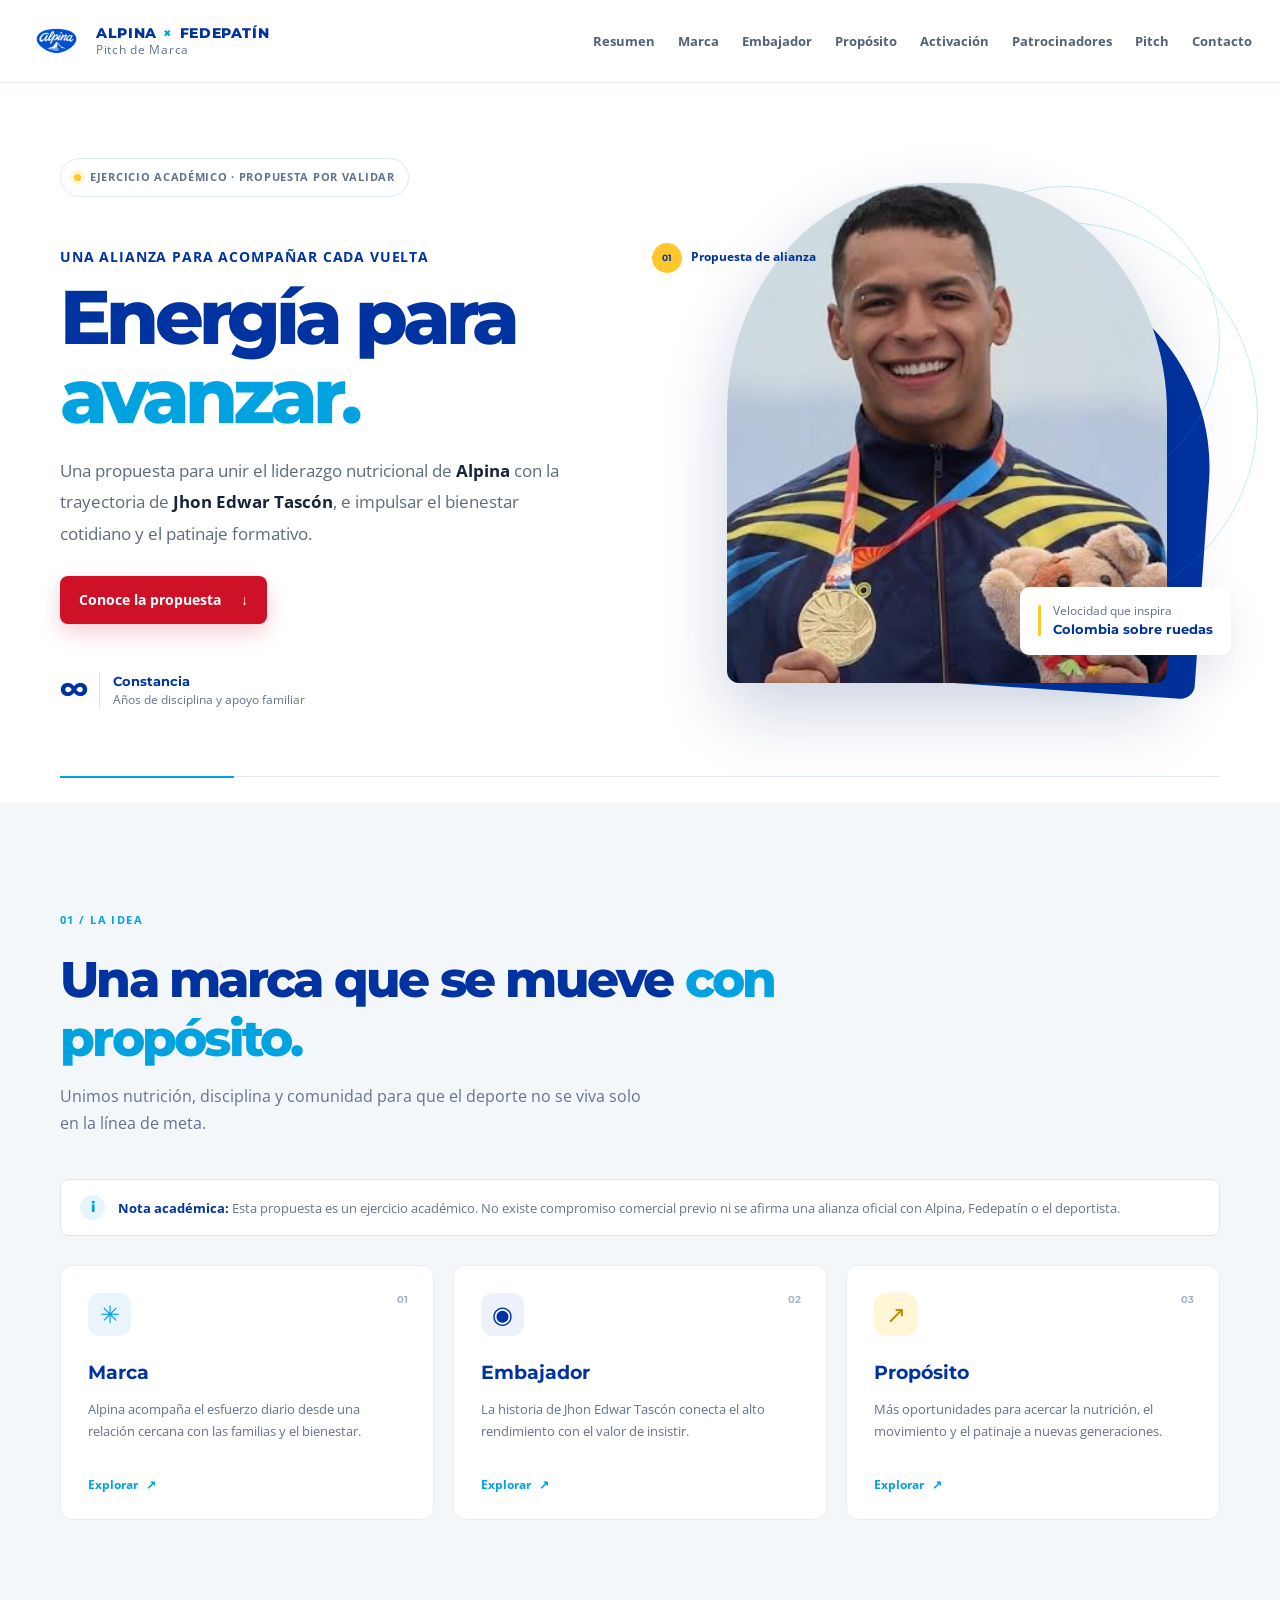
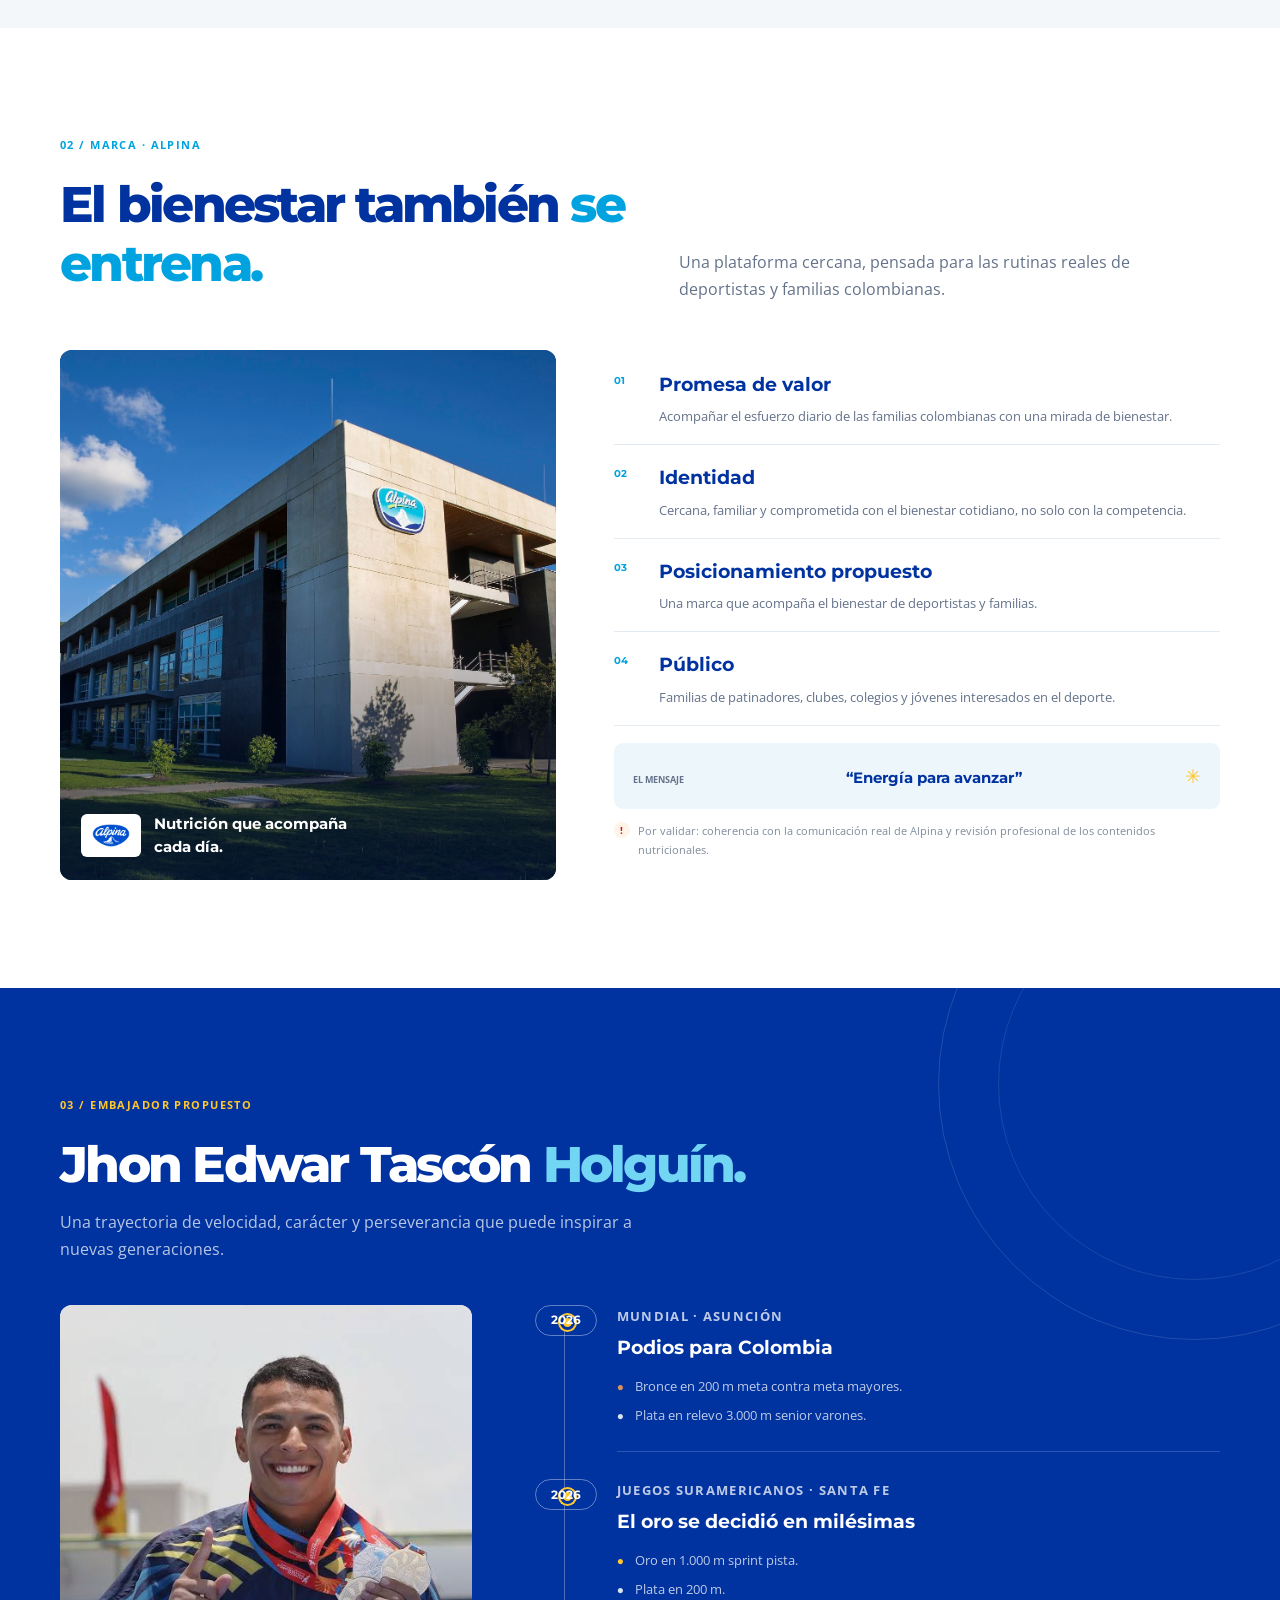
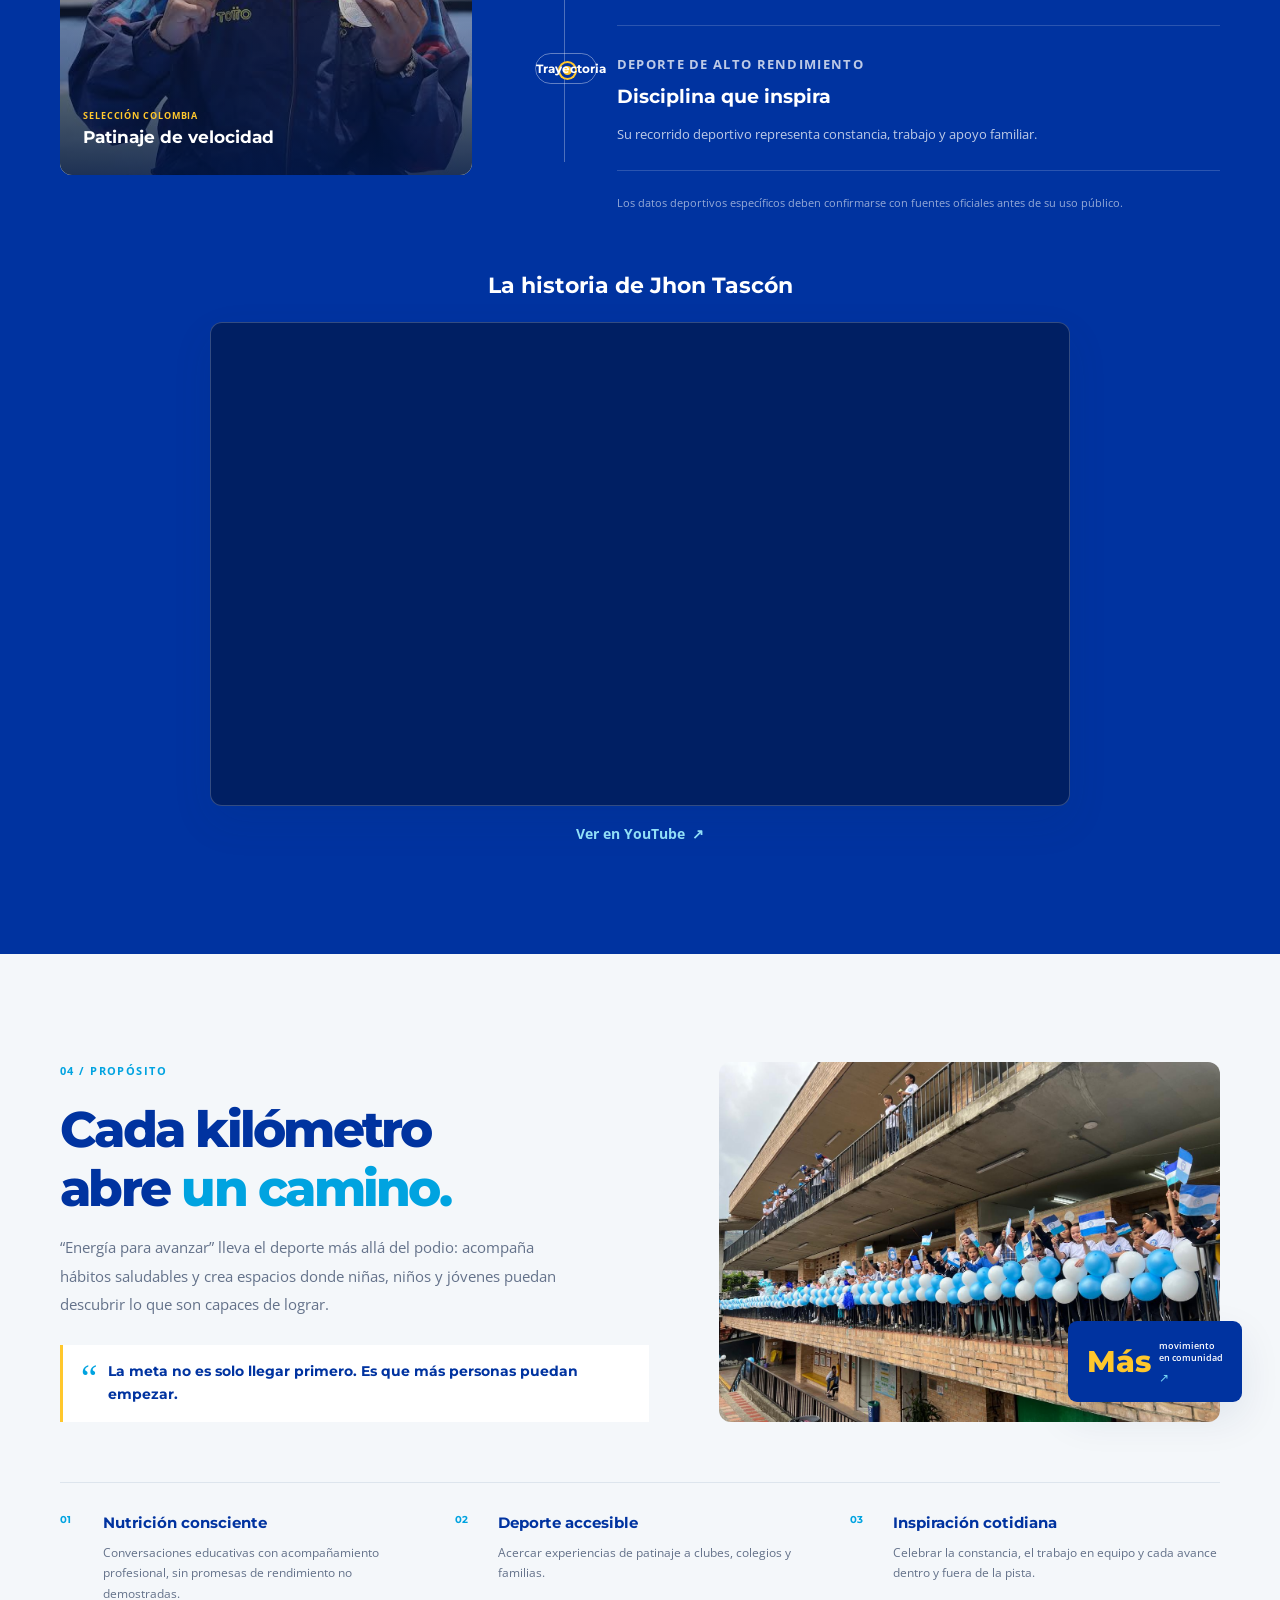
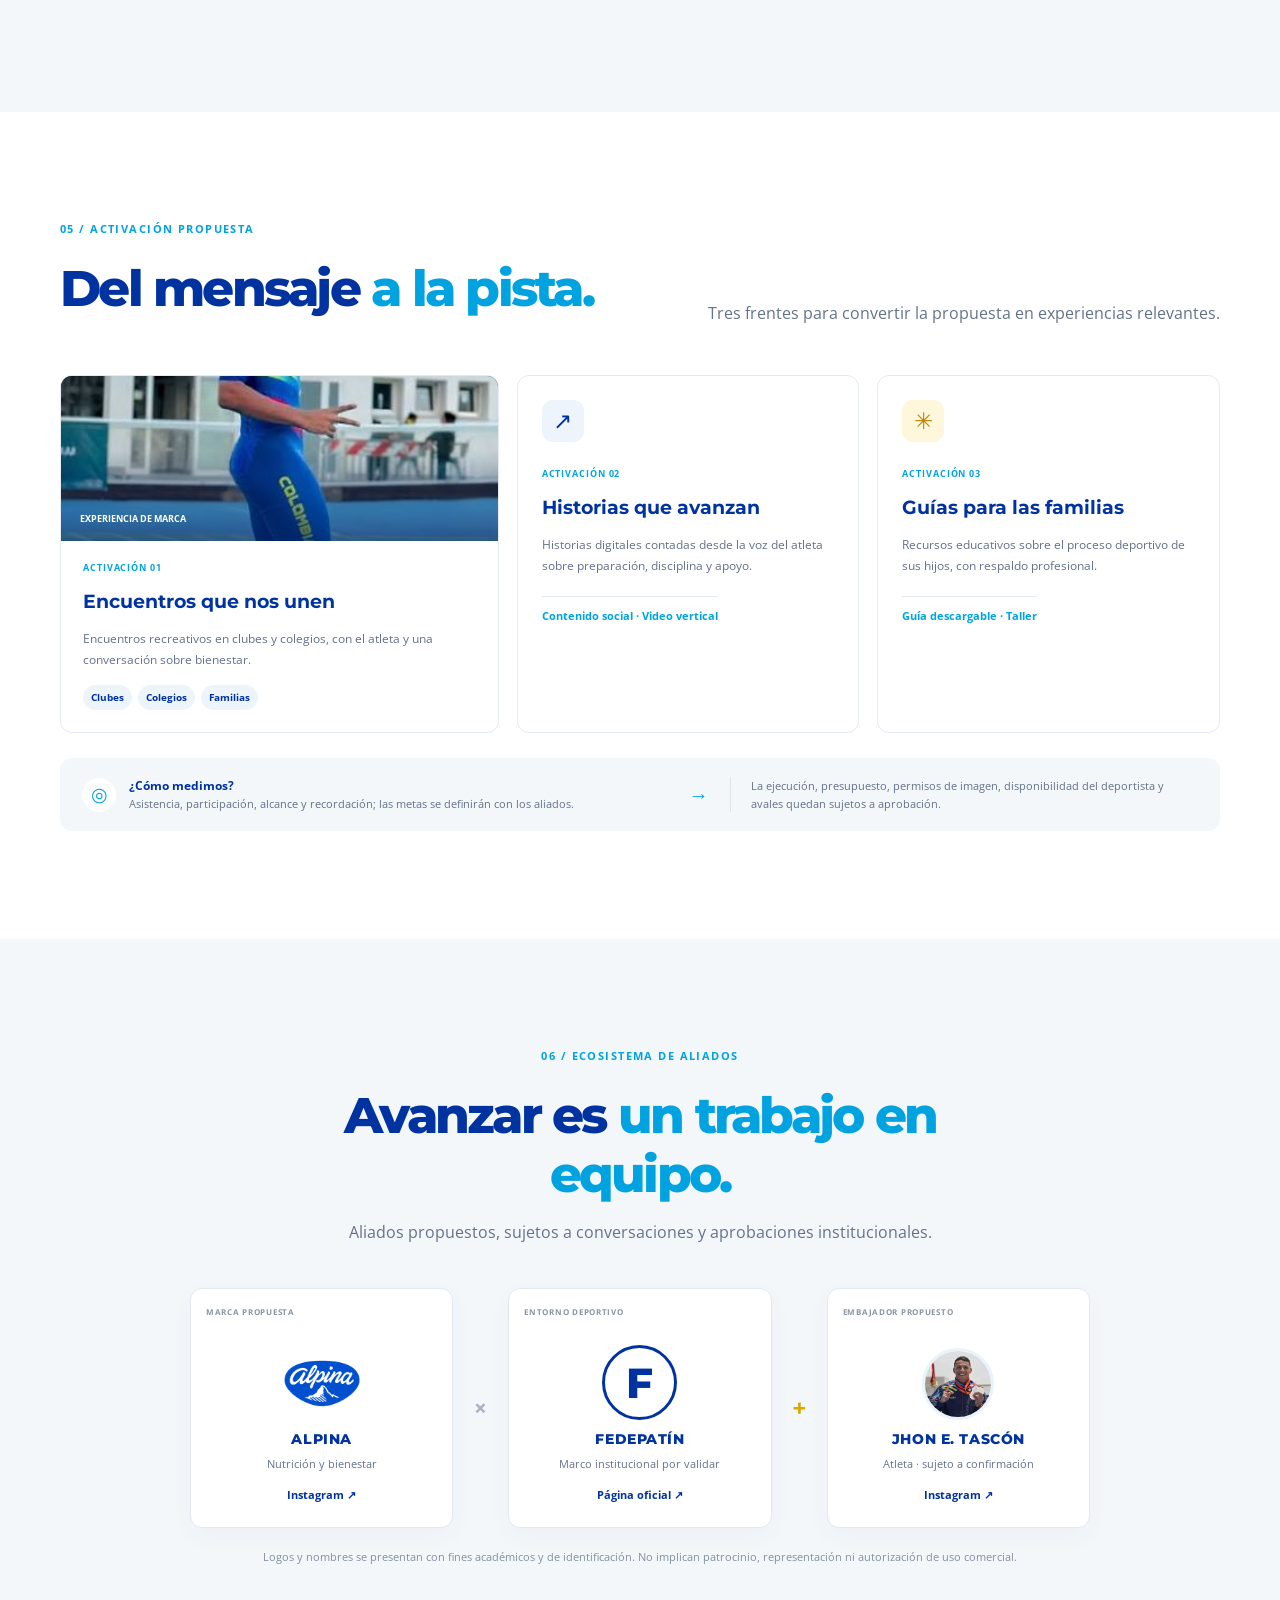
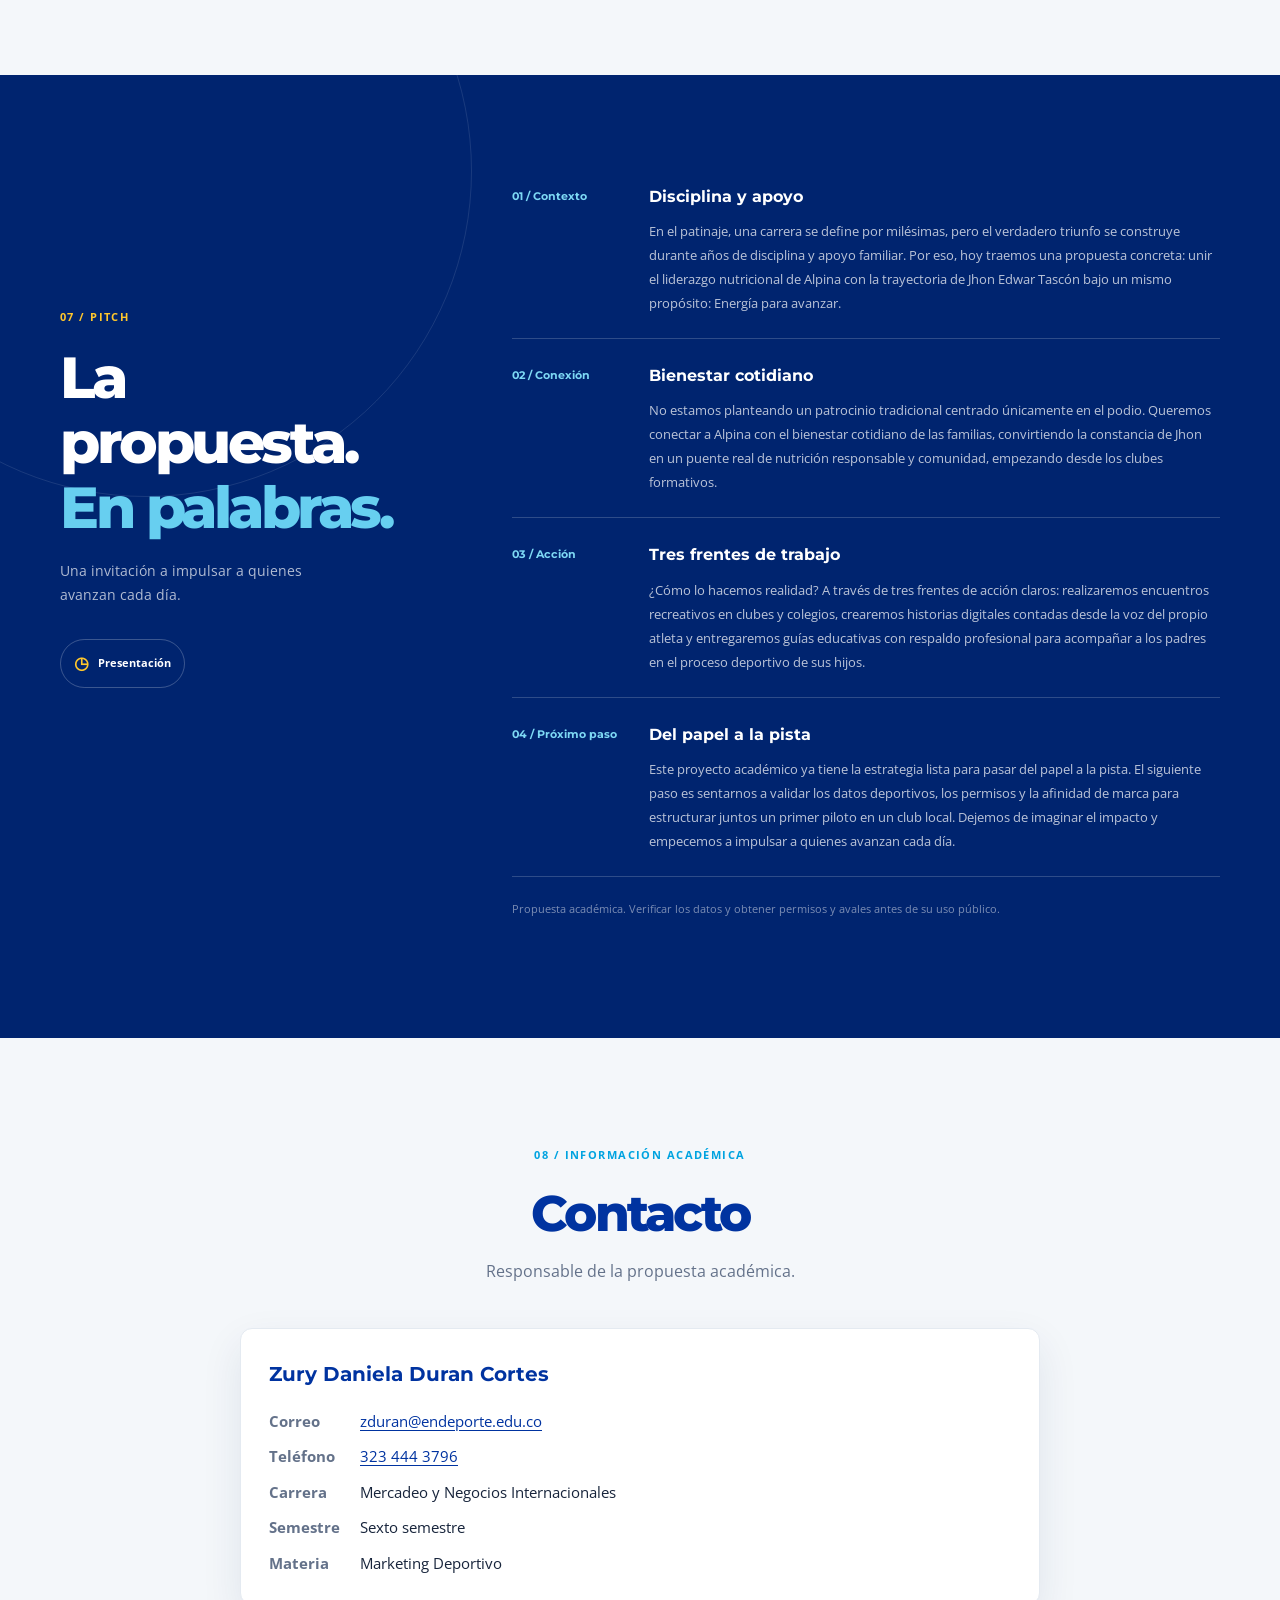
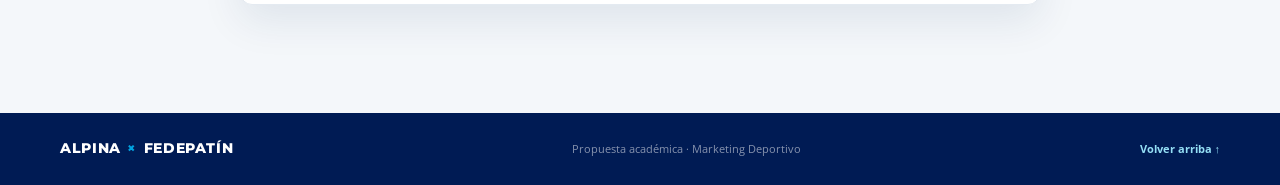
<file: index.html>
<!DOCTYPE html>
<html lang="es">
<head>
  <meta charset="UTF-8">
  <meta name="viewport" content="width=device-width, initial-scale=1.0">
  <meta name="description" content="Propuesta académica de alianza entre Alpina y el patinador Jhon Edwar Tascón Holguín: Energía para avanzar.">
  <meta name="theme-color" content="#0033a0">
  <title>Energía para avanzar | Alpina × Fedepatín</title>
  <link rel="preconnect" href="https://fonts.googleapis.com">
  <link rel="preconnect" href="https://fonts.gstatic.com" crossorigin>
  <link href="https://fonts.googleapis.com/css2?family=Montserrat:wght@600;700;800&family=Open+Sans:wght@400;600;700&display=swap" rel="stylesheet">
  <link rel="stylesheet" href="styles.css">
  <style>
    .pitch-section { background: var(--blue-dark); color: var(--white); }
    .pitch-section .section-heading h2 { color: var(--white); }
    .pitch-section .section-heading .eyebrow { color: var(--yellow); }
    .pitch-copy { max-width: 900px; margin: auto; padding: clamp(24px, 5vw, 48px); border: 1px solid rgba(255,255,255,.16); border-radius: var(--radius); background: rgba(255,255,255,.06); }
    .pitch-copy p { margin: 0 0 20px; color: rgba(255,255,255,.84); font-size: 15px; line-height: 1.9; }
    .pitch-copy p:first-child { color: #fff; font-size: 17px; }
    .pitch-copy p:last-child { margin-bottom: 0; }
    .contact-card { max-width: 800px; margin: 30px auto 0; padding: 28px; border: 1px solid var(--line); border-radius: var(--radius); background: var(--white); box-shadow: var(--shadow); }
    .contact-card h3 { margin-bottom: 18px; color: var(--blue); font-size: 20px; }
    .contact-list { display: grid; grid-template-columns: max-content 1fr; gap: 10px 20px; margin: 0; }
    .contact-list dt { color: var(--muted); font-weight: 700; }
    .contact-list dd { margin: 0; overflow-wrap: anywhere; }
    .contact-list a { color: var(--blue); text-decoration: underline; text-underline-offset: 3px; }
    @media (max-width: 580px) { .pitch-copy p { font-size: 13px; } .contact-list { grid-template-columns: 1fr; gap: 3px; } .contact-list dd { margin-bottom: 10px; } }
  </style>
</head>
<body>
  <header class="site-header">
    <div class="nav-wrap">
      <a class="brand" href="#inicio" aria-label="Alpina por Fedepatín, inicio">
        <img src="LOGO ALPINA.png" alt="" class="brand-mark">
        <span class="brand-copy"><strong>ALPINA <span>×</span> FEDEPATÍN</strong><small>Pitch de Marca</small></span>
      </a>
      <nav class="main-nav" aria-label="Navegación principal">
        <a href="#resumen">Resumen</a><a href="#marca">Marca</a><a href="#embajador">Embajador</a><a href="#proposito">Propósito</a><a href="#activacion">Activación</a><a href="#patrocinadores">Patrocinadores</a><a href="#guion">Pitch</a><a href="#contacto">Contacto</a>
      </nav>
    </div>
  </header>
  <main>
    <section class="hero section-shell" id="inicio" aria-labelledby="hero-title">
      <div class="hero-content">
        <p class="eyebrow"><span class="status-dot"></span> Ejercicio académico · Propuesta por validar</p>
        <p class="hero-kicker">Una alianza para acompañar cada vuelta</p>
        <h1 id="hero-title">Energía para <span>avanzar.</span></h1>
        <p class="hero-description">Una propuesta para unir el liderazgo nutricional de <strong>Alpina</strong> con la trayectoria de <strong>Jhon Edwar Tascón</strong>, e impulsar el bienestar cotidiano y el patinaje formativo.</p>
        <a class="button button-primary" href="#resumen">Conoce la propuesta <span aria-hidden="true">↓</span></a>
        <div class="hero-proof"><span class="proof-icon" aria-hidden="true">∞</span><span><strong>Constancia</strong><small>Años de disciplina y apoyo familiar</small></span></div>
      </div>
      <div class="hero-visual"><div class="hero-orbit orbit-one"></div><div class="hero-orbit orbit-two"></div><img class="hero-athlete" src="JHON TASCON 3.jpeg" alt="Jhon Edwar Tascón con uniforme de patinaje y medalla"><div class="photo-caption"><span class="caption-line"></span><span>Velocidad que inspira<br><strong>Colombia sobre ruedas</strong></span></div><div class="hero-tag"><span>01</span> Propuesta de alianza</div></div>
      <div class="hero-bottom-line" aria-hidden="true"><span></span></div>
    </section>

    <section class="section section-light" id="resumen" aria-labelledby="summary-title"><div class="container">
      <div class="section-heading"><p class="eyebrow">01 / La idea</p><h2 id="summary-title">Una marca que se mueve <span>con propósito.</span></h2><p>Unimos nutrición, disciplina y comunidad para que el deporte no se viva solo en la línea de meta.</p></div>
      <div class="academic-note"><span class="note-mark" aria-hidden="true">i</span><p><strong>Nota académica:</strong> Esta propuesta es un ejercicio académico. No existe compromiso comercial previo ni se afirma una alianza oficial con Alpina, Fedepatín o el deportista.</p></div>
      <div class="pillar-grid">
        <article class="pillar-card"><span class="card-number">01</span><div class="pillar-icon" aria-hidden="true">✳</div><h3>Marca</h3><p>Alpina acompaña el esfuerzo diario desde una relación cercana con las familias y el bienestar.</p><a href="#marca">Explorar <span aria-hidden="true">↗</span></a></article>
        <article class="pillar-card"><span class="card-number">02</span><div class="pillar-icon skate-icon" aria-hidden="true">◉</div><h3>Embajador</h3><p>La historia de Jhon Edwar Tascón conecta el alto rendimiento con el valor de insistir.</p><a href="#embajador">Explorar <span aria-hidden="true">↗</span></a></article>
        <article class="pillar-card"><span class="card-number">03</span><div class="pillar-icon purpose-icon" aria-hidden="true">↗</div><h3>Propósito</h3><p>Más oportunidades para acercar la nutrición, el movimiento y el patinaje a nuevas generaciones.</p><a href="#proposito">Explorar <span aria-hidden="true">↗</span></a></article>
      </div>
    </div></section>

    <section class="section section-white" id="marca" aria-labelledby="brand-title"><div class="container">
      <div class="section-heading section-heading-row"><div><p class="eyebrow">02 / Marca · Alpina</p><h2 id="brand-title">El bienestar también <span>se entrena.</span></h2></div><p>Una plataforma cercana, pensada para las rutinas reales de deportistas y familias colombianas.</p></div>
      <div class="brand-layout"><div class="brand-photo"><img src="EMPRESA ALPINA.jpg" alt="Sede de Alpina en un entorno natural"><div class="brand-photo-label"><img src="LOGO ALPINA.png" alt="Alpina"><span>Nutrición que acompaña<br>cada día.</span></div></div>
        <div class="brand-details">
          <div class="detail-row"><span class="detail-index">01</span><div><h3>Promesa de valor</h3><p>Acompañar el esfuerzo diario de las familias colombianas con una mirada de bienestar.</p></div></div>
          <div class="detail-row"><span class="detail-index">02</span><div><h3>Identidad</h3><p>Cercana, familiar y comprometida con el bienestar cotidiano, no solo con la competencia.</p></div></div>
          <div class="detail-row"><span class="detail-index">03</span><div><h3>Posicionamiento propuesto</h3><p>Una marca que acompaña el bienestar de deportistas y familias.</p></div></div>
          <div class="detail-row"><span class="detail-index">04</span><div><h3>Público</h3><p>Familias de patinadores, clubes, colegios y jóvenes interesados en el deporte.</p></div></div>
          <div class="slogan-box"><span>El mensaje</span><strong>“Energía para avanzar”</strong><span class="slogan-spark" aria-hidden="true">✳</span></div>
          <p class="validation-note"><span aria-hidden="true">!</span> Por validar: coherencia con la comunicación real de Alpina y revisión profesional de los contenidos nutricionales.</p>
        </div>
      </div>
    </div></section>

    <section class="section section-blue" id="embajador" aria-labelledby="athlete-title"><div class="container">
      <div class="section-heading section-heading-inverse"><p class="eyebrow">03 / Embajador propuesto</p><h2 id="athlete-title">Jhon Edwar Tascón <span>Holguín.</span></h2><p>Una trayectoria de velocidad, carácter y perseverancia que puede inspirar a nuevas generaciones.</p></div>
      <div class="athlete-profile"><div class="athlete-portrait"><img src="JHON TASCON.jpeg" alt="Jhon Edwar Tascón con medallas de competencia"><div class="portrait-label"><span>Selección Colombia</span><strong>Patinaje de velocidad</strong></div></div>
        <div class="timeline">
          <article class="timeline-item"><span class="timeline-year">2026</span><div class="timeline-content"><p class="timeline-label">Mundial · Asunción</p><h3>Podios para Colombia</h3><ul><li><span class="medal bronze">●</span> Bronce en 200 m meta contra meta mayores.</li><li><span class="medal silver">●</span> Plata en relevo 3.000 m senior varones.</li></ul></div></article>
          <article class="timeline-item"><span class="timeline-year">2026</span><div class="timeline-content"><p class="timeline-label">Juegos Suramericanos · Santa Fe</p><h3>El oro se decidió en milésimas</h3><ul><li><span class="medal gold">●</span> Oro en 1.000 m sprint pista.</li><li><span class="medal silver">●</span> Plata en 200 m.</li></ul></div></article>
          <article class="timeline-item"><span class="timeline-year">Trayectoria</span><div class="timeline-content"><p class="timeline-label">Deporte de alto rendimiento</p><h3>Disciplina que inspira</h3><p>Su recorrido deportivo representa constancia, trabajo y apoyo familiar.</p></div></article>
          <p class="data-caveat">Los datos deportivos específicos deben confirmarse con fuentes oficiales antes de su uso público.</p>
        </div>
      </div>
      <div class="athlete-video"><h3>La historia de Jhon Tascón</h3><div class="athlete-video-frame"><iframe src="https://www.youtube-nocookie.com/embed/zyWE4ebDzCI" title="La historia de Jhon Tascón en YouTube" loading="lazy" referrerpolicy="strict-origin-when-cross-origin" allow="accelerometer; encrypted-media; gyroscope; picture-in-picture; web-share" allowfullscreen></iframe></div><a class="athlete-video-link" href="https://youtu.be/zyWE4ebDzCI" target="_blank" rel="noopener noreferrer">Ver en YouTube <span aria-hidden="true">↗</span></a></div>
    </div></section>

    <section class="section section-light" id="proposito" aria-labelledby="purpose-title"><div class="container purpose-layout">
      <div class="purpose-copy"><p class="eyebrow">04 / Propósito</p><h2 id="purpose-title">Cada kilómetro<br>abre <span>un camino.</span></h2><p class="purpose-intro">“Energía para avanzar” lleva el deporte más allá del podio: acompaña hábitos saludables y crea espacios donde niñas, niños y jóvenes puedan descubrir lo que son capaces de lograr.</p><div class="purpose-quote"><span class="quote-mark" aria-hidden="true">“</span><p>La meta no es solo llegar primero. Es que más personas puedan empezar.</p></div></div>
      <div class="purpose-visual"><img src="COLEGIO.jpg" alt="Espacio educativo y comunitario"><div class="purpose-stat"><strong>Más</strong><span>movimiento<br>en comunidad</span><i aria-hidden="true">↗</i></div></div>
      <div class="purpose-pillars"><article><span>01</span><h3>Nutrición consciente</h3><p>Conversaciones educativas con acompañamiento profesional, sin promesas de rendimiento no demostradas.</p></article><article><span>02</span><h3>Deporte accesible</h3><p>Acercar experiencias de patinaje a clubes, colegios y familias.</p></article><article><span>03</span><h3>Inspiración cotidiana</h3><p>Celebrar la constancia, el trabajo en equipo y cada avance dentro y fuera de la pista.</p></article></div>
    </div></section>

    <section class="section section-white activation-section" id="activacion" aria-labelledby="activation-title"><div class="container">
      <div class="section-heading section-heading-row"><div><p class="eyebrow">05 / Activación propuesta</p><h2 id="activation-title">Del mensaje <span>a la pista.</span></h2></div><p>Tres frentes para convertir la propuesta en experiencias relevantes.</p></div>
      <div class="activation-grid">
        <article class="activation-card activation-feature"><div class="activation-image"><img src="JHON TASCON  2.jpeg" alt="Patinador colombiano en la pista"><span>Experiencia de marca</span></div><div class="activation-body"><span class="step-label">ACTIVACIÓN 01</span><h3>Encuentros que nos unen</h3><p>Encuentros recreativos en clubes y colegios, con el atleta y una conversación sobre bienestar.</p><ul class="tag-list"><li>Clubes</li><li>Colegios</li><li>Familias</li></ul></div></article>
        <article class="activation-card"><div class="activation-symbol" aria-hidden="true">↗</div><span class="step-label">ACTIVACIÓN 02</span><h3>Historias que avanzan</h3><p>Historias digitales contadas desde la voz del atleta sobre preparación, disciplina y apoyo.</p><span class="activation-channel">Contenido social · Video vertical</span></article>
        <article class="activation-card"><div class="activation-symbol activation-yellow" aria-hidden="true">✳</div><span class="step-label">ACTIVACIÓN 03</span><h3>Guías para las familias</h3><p>Recursos educativos sobre el proceso deportivo de sus hijos, con respaldo profesional.</p><span class="activation-channel">Guía descargable · Taller</span></article>
      </div>
      <div class="measurement-bar"><div><span class="measure-icon" aria-hidden="true">◎</span><p><strong>¿Cómo medimos?</strong><br>Asistencia, participación, alcance y recordación; las metas se definirán con los aliados.</p></div><span class="measure-arrow" aria-hidden="true">→</span><p class="measure-footnote">La ejecución, presupuesto, permisos de imagen, disponibilidad del deportista y avales quedan sujetos a aprobación.</p></div>
    </div></section>

    <section class="section section-light" id="patrocinadores" aria-labelledby="partners-title"><div class="container">
      <div class="section-heading centered-heading"><p class="eyebrow">06 / Ecosistema de aliados</p><h2 id="partners-title">Avanzar es <span>un trabajo en equipo.</span></h2><p>Aliados propuestos, sujetos a conversaciones y aprobaciones institucionales.</p></div>
      <div class="partner-board"><div class="partner-main"><span class="partner-role">Marca propuesta</span><img src="LOGO ALPINA.png" alt="Logo Alpina"><strong>ALPINA</strong><small>Nutrición y bienestar</small><a class="partner-social" href="https://www.instagram.com/alpina/?hl=es" target="_blank" rel="noopener noreferrer">Instagram ↗</a></div><span class="partner-plus" aria-hidden="true">×</span><div class="partner-main partner-fedepatin"><span class="partner-role">Entorno deportivo</span><div class="federation-mark" aria-hidden="true">F</div><strong>FEDEPATÍN</strong><small>Marco institucional por validar</small><a class="partner-social" href="https://fedepatin.org.co/" target="_blank" rel="noopener noreferrer">Página oficial ↗</a></div><span class="partner-plus partner-plus-yellow" aria-hidden="true">+</span><div class="partner-main partner-athlete"><span class="partner-role">Embajador propuesto</span><img src="JHON TASCON.jpeg" alt="Retrato de Jhon Edwar Tascón"><strong>JHON E. TASCÓN</strong><small>Atleta · sujeto a confirmación</small><a class="partner-social" href="https://www.instagram.com/jhon_tascon_h/?hl=es" target="_blank" rel="noopener noreferrer">Instagram ↗</a></div></div>
      <p class="partners-disclaimer">Logos y nombres se presentan con fines académicos y de identificación. No implican patrocinio, representación ni autorización de uso comercial.</p>
    </div></section>

    <section class="section script-section" id="guion" aria-labelledby="script-title"><div class="container script-layout">
      <div class="script-intro"><p class="eyebrow eyebrow-light">07 / Pitch</p><h2 id="script-title">La propuesta.<br><span>En palabras.</span></h2><p>Una invitación a impulsar a quienes avanzan cada día.</p><div class="script-time"><span aria-hidden="true">◷</span> Presentación</div></div>
      <div class="script-content">
        <article class="script-part"><span>01 / Contexto</span><div><h3>Disciplina y apoyo</h3><p>En el patinaje, una carrera se define por milésimas, pero el verdadero triunfo se construye durante años de disciplina y apoyo familiar. Por eso, hoy traemos una propuesta concreta: unir el liderazgo nutricional de Alpina con la trayectoria de Jhon Edwar Tascón bajo un mismo propósito: Energía para avanzar.</p></div></article>
        <article class="script-part"><span>02 / Conexión</span><div><h3>Bienestar cotidiano</h3><p>No estamos planteando un patrocinio tradicional centrado únicamente en el podio. Queremos conectar a Alpina con el bienestar cotidiano de las familias, convirtiendo la constancia de Jhon en un puente real de nutrición responsable y comunidad, empezando desde los clubes formativos.</p></div></article>
        <article class="script-part"><span>03 / Acción</span><div><h3>Tres frentes de trabajo</h3><p>¿Cómo lo hacemos realidad? A través de tres frentes de acción claros: realizaremos encuentros recreativos en clubes y colegios, crearemos historias digitales contadas desde la voz del propio atleta y entregaremos guías educativas con respaldo profesional para acompañar a los padres en el proceso deportivo de sus hijos.</p></div></article>
        <article class="script-part"><span>04 / Próximo paso</span><div><h3>Del papel a la pista</h3><p>Este proyecto académico ya tiene la estrategia lista para pasar del papel a la pista. El siguiente paso es sentarnos a validar los datos deportivos, los permisos y la afinidad de marca para estructurar juntos un primer piloto en un club local. Dejemos de imaginar el impacto y empecemos a impulsar a quienes avanzan cada día.</p></div></article>
        <p class="script-disclaimer">Propuesta académica. Verificar los datos y obtener permisos y avales antes de su uso público.</p>
      </div>
    </div></section>

    <section class="section section-light" id="contacto" aria-labelledby="contact-title"><div class="container">
      <div class="section-heading centered-heading"><p class="eyebrow">08 / Información académica</p><h2 id="contact-title">Contacto</h2><p>Responsable de la propuesta académica.</p></div>
      <div class="contact-card"><h3>Zury Daniela Duran Cortes</h3><dl class="contact-list"><dt>Correo</dt><dd><a href="mailto:zduran@endeporte.edu.co">zduran@endeporte.edu.co</a></dd><dt>Teléfono</dt><dd><a href="tel:+573234443796">323 444 3796</a></dd><dt>Carrera</dt><dd>Mercadeo y Negocios Internacionales</dd><dt>Semestre</dt><dd>Sexto semestre</dd><dt>Materia</dt><dd>Marketing Deportivo</dd></dl></div>
    </div></section>
  </main>
  <footer class="site-footer"><div class="container footer-inner"><a class="footer-brand" href="#inicio">ALPINA <span>×</span> FEDEPATÍN</a><p>Propuesta académica · Marketing Deportivo</p><a href="#inicio" class="back-top">Volver arriba ↑</a></div></footer>
  <script>
    if (window.location.protocol === "file:") {
      const frame = document.querySelector(".athlete-video-frame");
      const link = document.querySelector(".athlete-video-link");
      if (frame) frame.hidden = true;
      if (link) link.textContent = "Para ver el reproductor en la página, abre el sitio con un servidor local. Ver en YouTube ↗";
    }
  </script>
</body>
</html>
</file>
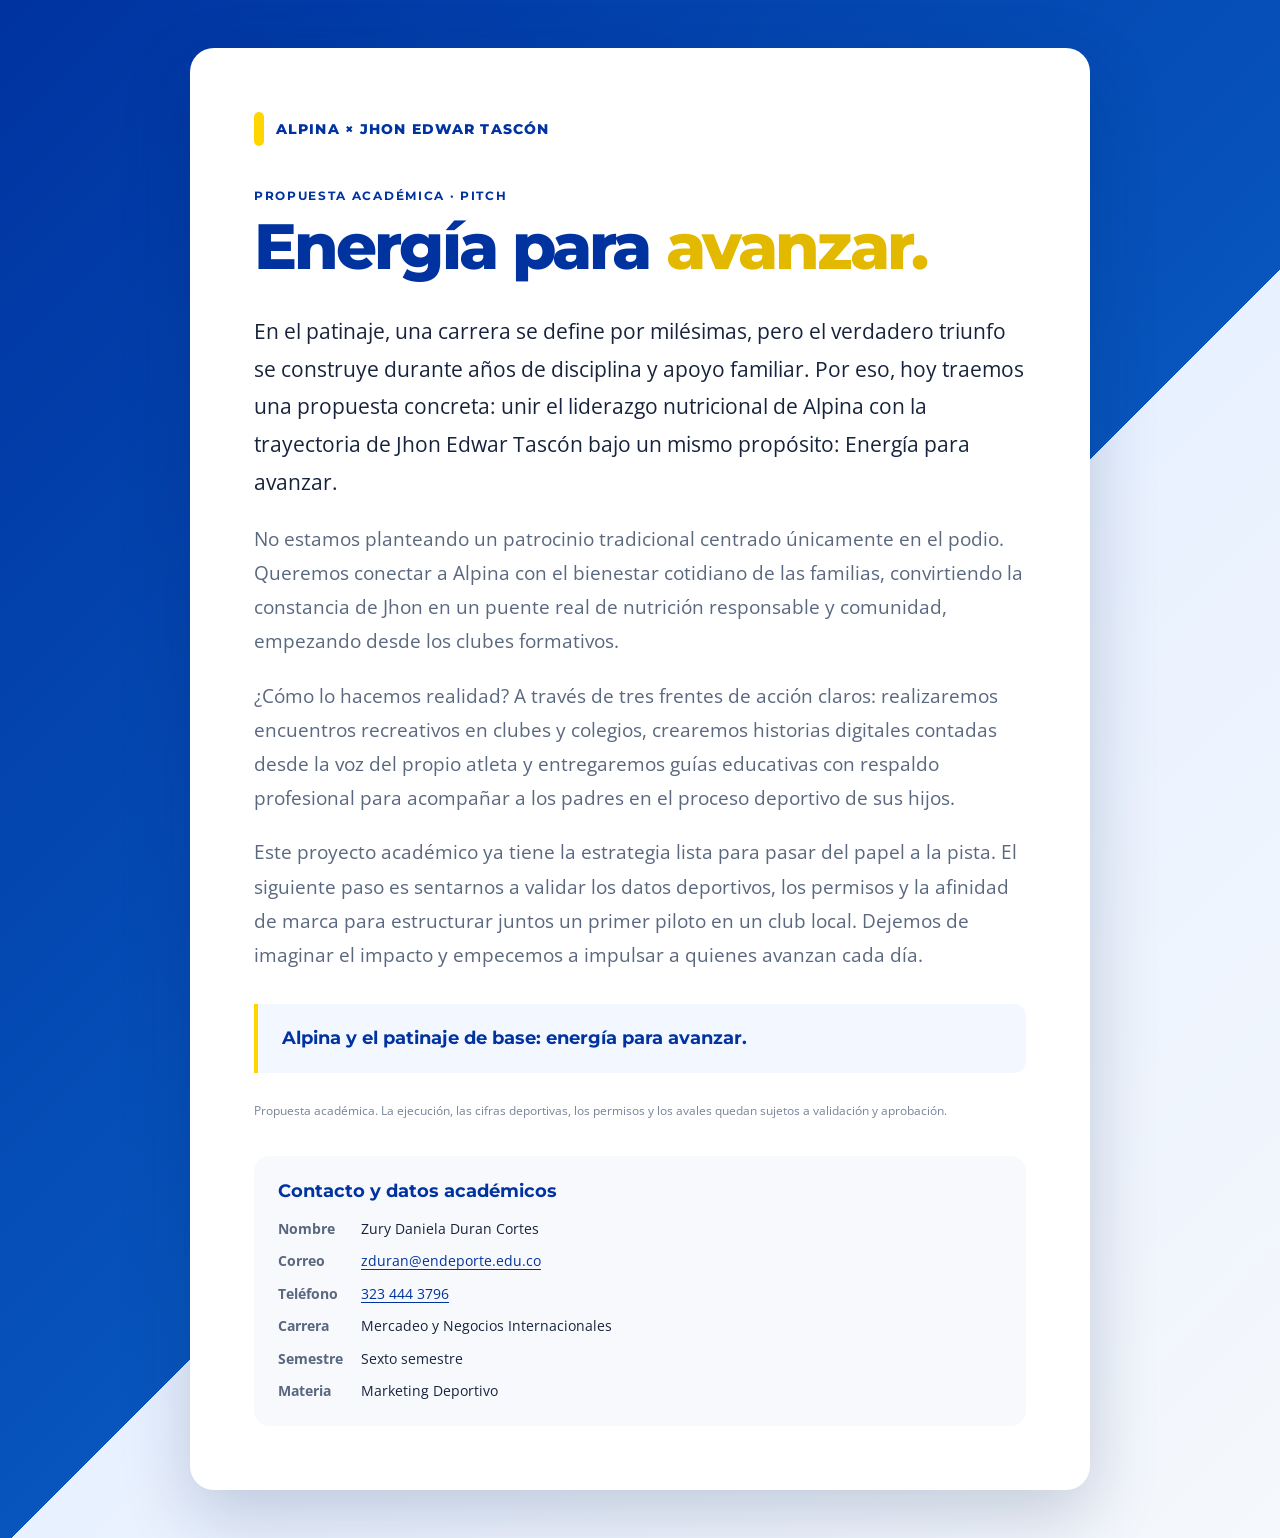
<file: pitch.html>
<!DOCTYPE html>
<html lang="es">
<head>
  <meta charset="UTF-8">
  <meta name="viewport" content="width=device-width, initial-scale=1.0">
  <meta name="description" content="Pitch de la propuesta académica Energía para avanzar: Alpina y Jhon Edwar Tascón.">
  <meta name="theme-color" content="#0033a0">
  <title>Pitch | Energía para avanzar</title>
  <link rel="preconnect" href="https://fonts.googleapis.com">
  <link rel="preconnect" href="https://fonts.gstatic.com" crossorigin>
  <link href="https://fonts.googleapis.com/css2?family=Montserrat:wght@600;700;800&family=Open+Sans:wght@400;600;700&display=swap" rel="stylesheet">
  <style>
    :root { color-scheme: light; --blue: #0033a0; --yellow: #ffd500; --ink: #17233c; --muted: #59677f; }
    * { box-sizing: border-box; }
    body { margin: 0; min-height: 100vh; padding: 48px 20px; display: grid; place-items: center; background: linear-gradient(135deg, #0033a0 0%, #0755bd 55%, #e8f1ff 55%, #f5f8fc 100%); color: var(--ink); font-family: "Open Sans", sans-serif; }
    main { width: min(900px, 100%); padding: clamp(28px, 6vw, 64px); border-radius: 24px; background: #fff; box-shadow: 0 24px 70px #001c5133; }
    .brand { display: flex; align-items: center; gap: 12px; color: var(--blue); font: 800 14px Montserrat, sans-serif; letter-spacing: .08em; }
    .brand-mark { width: 10px; height: 34px; border-radius: 8px; background: var(--yellow); }
    .eyebrow { margin: 42px 0 10px; color: var(--blue); font: 700 12px Montserrat, sans-serif; letter-spacing: .14em; text-transform: uppercase; }
    h1 { margin: 0 0 32px; color: var(--blue); font: 800 clamp(34px, 7vw, 64px)/1.06 Montserrat, sans-serif; letter-spacing: -.045em; }
    h1 span { color: #e3b900; }
    .pitch { display: grid; gap: 20px; }
    .pitch p { margin: 0; color: var(--muted); font-size: clamp(16px, 2vw, 19px); line-height: 1.8; }
    .pitch p:first-child { color: var(--ink); font-size: clamp(18px, 2.3vw, 21px); }
    .closing { margin-top: 32px; padding: 20px 24px; border-left: 4px solid var(--yellow); border-radius: 0 12px 12px 0; background: #f3f7ff; color: var(--blue); font: 700 18px/1.6 Montserrat, sans-serif; }
    .note { margin: 28px 0 0; color: #78849a; font-size: 12px; line-height: 1.6; }
    .contact { margin-top: 36px; padding: 24px; border-radius: 16px; background: #f7f9fd; }
    .contact h2 { margin: 0 0 16px; color: var(--blue); font: 700 18px Montserrat, sans-serif; }
    .contact dl { display: grid; grid-template-columns: max-content 1fr; gap: 10px 18px; margin: 0; font-size: 14px; line-height: 1.6; }
    .contact dt { color: var(--muted); font-weight: 700; }
    .contact dd { margin: 0; overflow-wrap: anywhere; }
    .contact a { color: var(--blue); text-decoration-thickness: 1px; text-underline-offset: 3px; }
    @media (max-width: 520px) { body { padding: 20px 12px; } main { border-radius: 18px; } .eyebrow { margin-top: 32px; } .contact dl { grid-template-columns: 1fr; gap: 2px; } .contact dd { margin-bottom: 10px; } }
  </style>
</head>
<body>
  <main>
    <div class="brand"><span class="brand-mark" aria-hidden="true"></span> ALPINA × JHON EDWAR TASCÓN</div>
    <p class="eyebrow">Propuesta académica · Pitch</p>
    <h1>Energía para <span>avanzar.</span></h1>
    <div class="pitch">
      <p>En el patinaje, una carrera se define por milésimas, pero el verdadero triunfo se construye durante años de disciplina y apoyo familiar. Por eso, hoy traemos una propuesta concreta: unir el liderazgo nutricional de Alpina con la trayectoria de Jhon Edwar Tascón bajo un mismo propósito: Energía para avanzar.</p>
      <p>No estamos planteando un patrocinio tradicional centrado únicamente en el podio. Queremos conectar a Alpina con el bienestar cotidiano de las familias, convirtiendo la constancia de Jhon en un puente real de nutrición responsable y comunidad, empezando desde los clubes formativos.</p>
      <p>¿Cómo lo hacemos realidad? A través de tres frentes de acción claros: realizaremos encuentros recreativos en clubes y colegios, crearemos historias digitales contadas desde la voz del propio atleta y entregaremos guías educativas con respaldo profesional para acompañar a los padres en el proceso deportivo de sus hijos.</p>
      <p>Este proyecto académico ya tiene la estrategia lista para pasar del papel a la pista. El siguiente paso es sentarnos a validar los datos deportivos, los permisos y la afinidad de marca para estructurar juntos un primer piloto en un club local. Dejemos de imaginar el impacto y empecemos a impulsar a quienes avanzan cada día.</p>
    </div>
    <p class="closing">Alpina y el patinaje de base: energía para avanzar.</p>
    <p class="note">Propuesta académica. La ejecución, las cifras deportivas, los permisos y los avales quedan sujetos a validación y aprobación.</p>

    <section class="contact" aria-labelledby="contact-title">
      <h2 id="contact-title">Contacto y datos académicos</h2>
      <dl>
        <dt>Nombre</dt><dd>Zury Daniela Duran Cortes</dd>
        <dt>Correo</dt><dd><a href="mailto:zduran@endeporte.edu.co">zduran@endeporte.edu.co</a></dd>
        <dt>Teléfono</dt><dd><a href="tel:+573234443796">323 444 3796</a></dd>
        <dt>Carrera</dt><dd>Mercadeo y Negocios Internacionales</dd>
        <dt>Semestre</dt><dd>Sexto semestre</dd>
        <dt>Materia</dt><dd>Marketing Deportivo</dd>
      </dl>
    </section>
  </main>
</body>
</html>
</file>
<file: styles.css>
:root {
  --blue: #0033a0;
  --blue-dark: #00246f;
  --blue-light: #00a3e0;
  --yellow: #ffc72c;
  --red: #ce1126;
  --ink: #17243b;
  --muted: #64728a;
  --paper: #f4f7fa;
  --white: #fff;
  --line: #e4eaf1;
  --radius: 12px;
  --shadow: 0 16px 42px rgba(13, 43, 91, .09);
  --display: 'Montserrat', sans-serif;
  --body: 'Open Sans', sans-serif;
}

* { box-sizing: border-box; }

html {
  scroll-behavior: smooth;
  scroll-padding-top: 100px;
}

body {
  margin: 0;
  color: var(--ink);
  background: var(--white);
  font-family: var(--body);
  font-size: 15px;
  line-height: 1.7;
  -webkit-font-smoothing: antialiased;
}

img { display: block; max-width: 100%; }
a { color: inherit; text-decoration: none; }
a:focus-visible { outline: 3px solid var(--yellow); outline-offset: 4px; }

.container, .section-shell { width: min(1160px, calc(100% - 64px)); margin-inline: auto; }
.section { padding: 108px 0; }
.section-light { background: var(--paper); }
.section-white { background: var(--white); }

.site-header {
  position: sticky;
  z-index: 20;
  top: 0;
  background: rgba(255, 255, 255, .96);
  border-bottom: 1px solid rgba(228, 234, 241, .9);
  backdrop-filter: blur(14px);
}

.nav-wrap {
  width: min(1280px, calc(100% - 56px));
  min-height: 82px;
  margin: auto;
  display: flex;
  align-items: center;
  justify-content: space-between;
  gap: 30px;
}

.brand { display: inline-flex; align-items: center; gap: 11px; flex: 0 0 auto; }
.brand-mark { width: 57px; height: 45px; object-fit: contain; }
.brand-copy { display: grid; line-height: 1.3; }
.brand-copy strong, .footer-brand { color: var(--blue); font-family: var(--display); font-size: 12px; font-weight: 800; letter-spacing: .045em; }
.brand-copy strong span, .footer-brand span { color: var(--blue-light); padding: 0 2px; }
.brand-copy small { color: var(--muted); font-size: 10px; letter-spacing: .06em; }
.main-nav { display: flex; align-items: center; gap: clamp(13px, 1.8vw, 26px); }
.main-nav a { color: #536179; font-size: 11px; font-weight: 700; transition: color .2s ease; white-space: nowrap; }
.main-nav a:hover { color: var(--blue-light); }
.main-nav .nav-cta { padding: 12px 15px; border-radius: 8px; background: var(--red); color: var(--white); box-shadow: 0 7px 18px rgba(206, 17, 38, .2); }
.nav-cta span { margin-left: 8px; }

.hero {
  position: relative;
  min-height: 655px;
  display: grid;
  grid-template-columns: 1.02fr .98fr;
  align-items: center;
  gap: 45px;
  padding-top: 60px;
  padding-bottom: 80px;
}

.hero-content { position: relative; z-index: 2; padding: 15px 0 8px; }
.eyebrow { margin: 0 0 20px; color: var(--blue-light); font-size: 10px; font-weight: 700; letter-spacing: .13em; text-transform: uppercase; }
.hero .eyebrow { display: inline-flex; align-items: center; gap: 9px; padding: 9px 13px; border: 1px solid #dfe9f3; border-radius: 99px; color: #61728b; background: #fff; font-size: 9px; letter-spacing: .065em; }
.status-dot { width: 7px; height: 7px; border-radius: 50%; background: var(--yellow); box-shadow: 0 0 0 4px rgba(255, 199, 44, .18); }
.hero-kicker { margin: 28px 0 10px; color: var(--blue); font-size: 12px; font-weight: 700; letter-spacing: .06em; text-transform: uppercase; }
h1, h2, h3, p { margin-top: 0; }
h1, h2, h3 { font-family: var(--display); }
.hero h1 { max-width: 620px; margin-bottom: 20px; color: var(--blue); font-size: clamp(46px, 6vw, 76px); font-weight: 800; letter-spacing: -.065em; line-height: 1.03; }
.hero h1 span, .section-heading h2 span, .purpose-copy h2 span, .script-intro h2 span { color: var(--blue-light); }
.hero-description { max-width: 500px; margin-bottom: 27px; color: #5c6a80; font-size: 15px; line-height: 1.85; }
.hero-description strong { color: var(--ink); }
.button { display: inline-flex; align-items: center; justify-content: center; gap: 20px; min-height: 48px; padding: 0 19px; border-radius: 8px; font-size: 12px; font-weight: 700; transition: transform .2s ease, box-shadow .2s ease; }
.button:hover { transform: translateY(-2px); }
.button-primary { background: var(--red); color: var(--white); box-shadow: 0 9px 22px rgba(206, 17, 38, .2); }
.hero-proof { display: flex; align-items: center; gap: 13px; width: fit-content; margin-top: 40px; }
.proof-icon { color: var(--blue); font-family: var(--display); font-size: 30px; font-weight: 800; letter-spacing: -.08em; }
.hero-proof > span:last-child { display: grid; padding-left: 13px; border-left: 1px solid #d8e0ea; line-height: 1.45; }
.hero-proof strong { color: var(--blue); font-family: var(--display); font-size: 11px; }
.hero-proof small { color: var(--muted); font-size: 10px; }
.hero-footnote { max-width: 360px; margin: 11px 0 0 3px; color: #8591a2; font-size: 9px; line-height: 1.5; }
.hero-visual { position: relative; min-height: 515px; display: flex; align-items: center; justify-content: center; }
.hero-athlete { position: relative; z-index: 1; width: min(100%, 440px); height: 500px; border-radius: 46% 46% 12px 12px; object-fit: cover; object-position: center 28%; box-shadow: 0 28px 70px rgba(0, 37, 103, .2); }
.hero-visual::before { position: absolute; right: 2%; bottom: 1%; width: 80%; height: 82%; border-radius: 48% 48% 14px 14px; background: var(--blue); content: ""; transform: rotate(4deg); }
.hero-orbit { position: absolute; z-index: 0; border: 1px solid rgba(0, 163, 224, .23); border-radius: 50%; }
.orbit-one { top: 2%; right: 0; width: 310px; height: 310px; }
.orbit-two { top: 9%; right: -7%; width: 390px; height: 390px; }
.photo-caption { position: absolute; z-index: 2; right: -2%; bottom: 7%; display: flex; align-items: center; gap: 12px; padding: 15px 18px; border-radius: 9px; background: var(--white); box-shadow: var(--shadow); color: var(--muted); font-size: 10px; line-height: 1.5; }
.photo-caption strong { color: var(--blue); font-family: var(--display); font-size: 11px; }
.caption-line { width: 3px; height: 31px; border-radius: 5px; background: var(--yellow); }
.hero-tag { position: absolute; z-index: 2; top: 13%; left: -4%; display: flex; align-items: center; gap: 9px; color: var(--blue); font-size: 10px; font-weight: 700; }
.hero-tag span { display: grid; width: 30px; height: 30px; place-items: center; border-radius: 50%; background: var(--yellow); font-family: var(--display); font-size: 9px; }
.hero-bottom-line { position: absolute; right: 0; bottom: 26px; left: 0; height: 1px; background: var(--line); }
.hero-bottom-line span { display: block; width: 15%; height: 2px; background: var(--blue-light); }

.section-heading { max-width: 720px; margin-bottom: 42px; }
.section-heading h2, .purpose-copy h2 { margin-bottom: 15px; color: var(--blue); font-size: clamp(31px, 4vw, 47px); font-weight: 800; letter-spacing: -.055em; line-height: 1.18; }
.section-heading > p:last-child { max-width: 590px; margin-bottom: 0; color: var(--muted); font-size: 14px; }
.section-heading-row { max-width: none; display: flex; align-items: end; justify-content: space-between; gap: 35px; }
.section-heading-row > p { max-width: 370px; padding-bottom: 5px; }
.academic-note { display: flex; align-items: center; gap: 13px; margin-bottom: 29px; padding: 15px 19px; border: 1px solid #dce8f1; border-radius: 9px; background: var(--white); }
.note-mark { display: grid; flex: 0 0 25px; width: 25px; height: 25px; place-items: center; border-radius: 50%; background: #e5f5fb; color: var(--blue-light); font-family: var(--display); font-size: 14px; font-weight: 800; }
.academic-note p { margin: 0; color: #66748a; font-size: 11px; }
.academic-note strong { color: var(--blue); }
.pillar-grid { display: grid; grid-template-columns: repeat(3, 1fr); gap: 19px; }
.pillar-card { position: relative; min-height: 255px; padding: 27px 27px 23px; border: 1px solid #e8edf3; border-radius: var(--radius); background: var(--white); transition: transform .25s ease, box-shadow .25s ease; }
.pillar-card:hover, .activation-card:hover { transform: translateY(-5px); box-shadow: var(--shadow); }
.card-number { position: absolute; top: 25px; right: 25px; color: #aab5c4; font-family: var(--display); font-size: 10px; font-weight: 700; }
.pillar-icon { display: grid; width: 43px; height: 43px; margin-bottom: 21px; place-items: center; border-radius: 12px; background: #eaf5fb; color: var(--blue-light); font-size: 24px; }
.skate-icon { background: #edf1fc; color: var(--blue); }
.purpose-icon { background: #fff6d8; color: #c08700; }
.pillar-card h3, .brand-details h3, .purpose-pillars h3, .activation-card h3, .script-part h3 { margin-bottom: 8px; color: var(--blue); font-size: 17px; font-weight: 700; }
.pillar-card p { min-height: 59px; margin-bottom: 14px; color: var(--muted); font-size: 11px; }
.pillar-card a { color: var(--blue-light); font-size: 10px; font-weight: 700; }
.pillar-card a span { padding-left: 5px; }

.brand-layout { display: grid; grid-template-columns: .9fr 1.1fr; gap: 58px; align-items: stretch; }
.brand-photo { position: relative; min-height: 530px; overflow: hidden; border-radius: var(--radius); background: var(--blue); }
.brand-photo::after { position: absolute; inset: 45% 0 0; background: linear-gradient(transparent, rgba(1, 21, 61, .65)); content: ""; }
.brand-photo > img { width: 100%; height: 100%; position: absolute; inset: 0; object-fit: cover; }
.brand-photo-label { position: absolute; z-index: 1; right: 21px; bottom: 22px; left: 21px; display: flex; align-items: center; gap: 13px; color: var(--white); font-family: var(--display); font-size: 13px; font-weight: 700; line-height: 1.5; }
.brand-photo-label img { width: 60px; height: 43px; padding: 4px; border-radius: 6px; background: var(--white); object-fit: contain; }
.brand-details { padding-top: 2px; }
.detail-row { display: grid; grid-template-columns: 35px 1fr; gap: 10px; padding: 17px 0; border-bottom: 1px solid var(--line); }
.detail-index { padding-top: 3px; color: var(--blue-light); font-family: var(--display); font-size: 10px; font-weight: 700; }
.brand-details h3 { margin-bottom: 4px; font-size: 14px; }
.brand-details p { margin-bottom: 0; color: var(--muted); font-size: 11px; line-height: 1.7; }
.slogan-box { position: relative; display: flex; align-items: baseline; justify-content: space-between; gap: 12px; margin-top: 17px; padding: 17px 19px; border-radius: 9px; background: #edf6fb; }
.slogan-box > span:first-child { color: var(--muted); font-size: 9px; font-weight: 700; text-transform: uppercase; }
.slogan-box strong { color: var(--blue); font-family: var(--display); font-size: 15px; }
.slogan-spark { color: var(--yellow); font-size: 19px; }
.validation-note { display: flex; gap: 8px; margin-top: 13px; color: #808c9c !important; font-size: 9px !important; }
.validation-note span { display: inline-grid; flex: 0 0 16px; height: 16px; place-items: center; border-radius: 50%; background: #fff4e8; color: var(--red); font-size: 10px; font-weight: 700; }

.section-blue { position: relative; overflow: hidden; background: var(--blue); }
.section-blue::before { position: absolute; top: -160px; right: -170px; width: 510px; height: 510px; border: 1px solid rgba(255, 255, 255, .13); border-radius: 50%; content: ""; }
.section-blue::after { position: absolute; top: -100px; right: -110px; width: 390px; height: 390px; border: 1px solid rgba(255, 255, 255, .1); border-radius: 50%; content: ""; }
.section-heading-inverse, .section-heading-inverse h2 { color: var(--white); }
.section-heading-inverse { position: relative; z-index: 1; }
.section-heading-inverse .eyebrow { color: var(--yellow); }
.section-heading-inverse h2 span { color: #73d5f4; }
.section-heading-inverse > p:last-child { color: rgba(255, 255, 255, .72); }
.athlete-profile { position: relative; z-index: 1; display: grid; grid-template-columns: .75fr 1.25fr; gap: 62px; align-items: start; }
.athlete-portrait { position: sticky; top: 110px; height: 470px; overflow: hidden; border-radius: var(--radius); background: #dce7f1; }
.athlete-portrait::after { position: absolute; inset: 48% 0 0; background: linear-gradient(transparent, rgba(0, 22, 70, .83)); content: ""; }
.athlete-portrait img { width: 100%; height: 100%; object-fit: cover; object-position: center 24%; }
.portrait-label { position: absolute; z-index: 1; right: 23px; bottom: 23px; left: 23px; display: grid; color: var(--white); }
.portrait-label span { color: var(--yellow); font-size: 9px; font-weight: 700; letter-spacing: .1em; text-transform: uppercase; }
.portrait-label strong { font-family: var(--display); font-size: 15px; }
.timeline { position: relative; padding-left: 83px; }
.timeline::before { position: absolute; top: 12px; bottom: 50px; left: 30px; width: 1px; background: rgba(255, 255, 255, .3); content: ""; }
.timeline-item { position: relative; display: grid; grid-template-columns: 1fr; margin-bottom: 27px; padding: 0 0 25px; border-bottom: 1px solid rgba(255, 255, 255, .17); }
.timeline-year { position: absolute; top: 0; left: -82px; display: grid; width: 62px; height: 31px; place-items: center; border: 1px solid rgba(255, 255, 255, .38); border-radius: 99px; color: var(--white); font-family: var(--display); font-size: 10px; font-weight: 700; }
.timeline-item::before { position: absolute; top: 10px; left: -57px; width: 9px; height: 9px; border: 3px solid var(--blue); border-radius: 50%; background: var(--yellow); box-shadow: 0 0 0 2px var(--yellow); content: ""; }
.timeline-label { margin-bottom: 5px; color: #91dff6; font-size: 9px; font-weight: 700; letter-spacing: .1em; text-transform: uppercase; }
.timeline-content h3 { margin-bottom: 10px; color: var(--white); font-size: 17px; }
.timeline-content p, .timeline-content li { color: rgba(255, 255, 255, .74); font-size: 11px; }
.timeline-content p:last-child { margin-bottom: 0; }
.timeline-content ul { display: grid; gap: 7px; margin: 0; padding: 0; list-style: none; }
.medal { margin-right: 8px; font-size: 12px; }
.bronze { color: #d9905a; }.silver { color: #d8e3ee; }.gold { color: var(--yellow); }
.data-caveat { margin: -4px 0 0; color: rgba(255, 255, 255, .58); font-size: 9px; line-height: 1.6; }
.athlete-video { position: relative; z-index: 1; max-width: 860px; margin: 55px auto 0; }
.athlete-video h3 { margin-bottom: 18px; color: var(--white); font-family: var(--display); font-size: 22px; text-align: center; }
.athlete-video-frame { overflow: hidden; aspect-ratio: 16 / 9; border: 1px solid rgba(255, 255, 255, .2); border-radius: var(--radius); background: #001f63; box-shadow: var(--shadow); }
.athlete-video-frame iframe { display: block; width: 100%; height: 100%; border: 0; }
.athlete-video-link { display: flex; justify-content: center; gap: 7px; margin-top: 16px; color: #91dff6; font-size: 14px; font-weight: 700; text-align: center; }
.athlete-video-link:hover { color: var(--white); }

.purpose-layout { display: grid; grid-template-columns: 1fr .85fr; column-gap: 70px; }
.purpose-copy { align-self: center; }
.purpose-copy h2 { font-size: clamp(38px, 5vw, 57px); }
.purpose-intro { max-width: 500px; color: var(--muted); font-size: 13px; line-height: 1.9; }
.purpose-quote { display: flex; gap: 11px; align-items: flex-start; margin-top: 26px; padding: 15px 18px; border-left: 3px solid var(--yellow); background: var(--white); }
.quote-mark { color: var(--blue-light); font-family: Georgia, serif; font-size: 37px; line-height: 1; }
.purpose-quote p { margin: 0; color: var(--blue); font-family: var(--display); font-size: 12px; font-weight: 700; line-height: 1.7; }
.purpose-visual { position: relative; min-height: 360px; overflow: visible; border-radius: var(--radius); }
.purpose-visual > img { width: 100%; height: 360px; border-radius: var(--radius); object-fit: cover; }
.purpose-stat { position: absolute; right: -22px; bottom: 20px; display: grid; grid-template-columns: auto auto; align-items: center; column-gap: 8px; padding: 15px 19px; border-radius: 9px; background: var(--blue); color: var(--white); box-shadow: var(--shadow); }
.purpose-stat strong { grid-row: span 2; color: var(--yellow); font-family: var(--display); font-size: 30px; font-weight: 800; }
.purpose-stat span { font-size: 9px; font-weight: 600; line-height: 1.4; }
.purpose-stat i { grid-column: 2; color: #77d8f6; font-size: 12px; font-style: normal; line-height: 1; }
.purpose-pillars { grid-column: 1 / -1; display: grid; grid-template-columns: repeat(3, 1fr); gap: 25px; margin-top: 60px; padding-top: 27px; border-top: 1px solid #dde5ed; }
.purpose-pillars article { position: relative; padding-left: 43px; }
.purpose-pillars article > span { position: absolute; top: 1px; left: 0; color: var(--blue-light); font-family: var(--display); font-size: 10px; font-weight: 700; }
.purpose-pillars h3 { margin-bottom: 7px; font-size: 13px; }
.purpose-pillars p { margin: 0; color: var(--muted); font-size: 10px; }

.activation-section { background: #fff; }
.activation-grid { display: grid; grid-template-columns: 1.28fr 1fr 1fr; gap: 18px; }
.activation-card { min-height: 330px; padding: 24px; border: 1px solid var(--line); border-radius: var(--radius); background: var(--white); transition: transform .25s ease, box-shadow .25s ease; }
.activation-feature { padding: 0; overflow: hidden; }
.activation-image { position: relative; height: 165px; overflow: hidden; background: var(--blue); }
.activation-image::after { position: absolute; inset: 45% 0 0; background: linear-gradient(transparent, rgba(0, 29, 89, .65)); content: ""; }
.activation-image img { width: 100%; height: 100%; object-fit: cover; object-position: center 43%; transition: transform .4s ease; }
.activation-feature:hover .activation-image img { transform: scale(1.04); }
.activation-image span { position: absolute; z-index: 1; bottom: 14px; left: 19px; color: var(--white); font-size: 9px; font-weight: 700; text-transform: uppercase; }
.activation-body { padding: 19px 22px 22px; }
.step-label { display: block; margin-bottom: 11px; color: var(--blue-light); font-size: 9px; font-weight: 700; letter-spacing: .1em; }
.activation-card h3 { margin-bottom: 10px; font-size: 16px; }
.activation-card p { color: var(--muted); font-size: 10px; line-height: 1.75; }
.tag-list { display: flex; flex-wrap: wrap; gap: 6px; margin: 15px 0 0; padding: 0; list-style: none; }
.tag-list li { padding: 4px 8px; border-radius: 99px; background: #edf5fa; color: var(--blue); font-size: 8px; font-weight: 700; }
.activation-symbol { display: grid; width: 42px; height: 42px; margin-bottom: 24px; place-items: center; border-radius: 11px; background: #eef4fc; color: var(--blue); font-size: 23px; }
.activation-yellow { background: #fff7dc; color: #c08700; }
.activation-channel { display: inline-block; margin-top: 8px; padding-top: 10px; border-top: 1px solid var(--line); color: var(--blue-light); font-size: 9px; font-weight: 700; }
.measurement-bar { display: grid; grid-template-columns: 1fr auto .8fr; align-items: center; gap: 22px; margin-top: 25px; padding: 18px 22px; border-radius: var(--radius); background: var(--paper); }
.measurement-bar > div { display: flex; align-items: center; gap: 13px; }
.measure-icon { display: grid; flex: 0 0 34px; height: 34px; place-items: center; border-radius: 50%; background: var(--white); color: var(--blue-light); font-size: 19px; }
.measurement-bar p { margin: 0; color: var(--muted); font-size: 9px; line-height: 1.6; }
.measurement-bar p strong { color: var(--blue); font-size: 10px; }
.measure-arrow { color: var(--blue-light); font-size: 20px; }
.measure-footnote { padding-left: 20px; border-left: 1px solid #dce4ec; }

.centered-heading { margin-inline: auto; text-align: center; }
.centered-heading > p:last-child { margin-inline: auto; }
.partner-board { display: grid; grid-template-columns: 1fr auto 1fr auto 1fr; align-items: center; gap: 20px; max-width: 900px; margin: 0 auto; }
.partner-main { min-height: 240px; display: flex; flex-direction: column; align-items: center; justify-content: center; padding: 22px 15px; border: 1px solid #e2e9f0; border-radius: var(--radius); background: var(--white); box-shadow: 0 8px 26px rgba(13, 43, 91, .035); text-align: center; }
.partner-role { align-self: flex-start; margin: -6px 0 auto; color: #8995a5; font-size: 8px; font-weight: 700; letter-spacing: .09em; text-transform: uppercase; }
.partner-main > img { width: 108px; height: 73px; margin: 13px 0 8px; object-fit: contain; }
.partner-main > strong { color: var(--blue); font-family: var(--display); font-size: 12px; font-weight: 800; letter-spacing: .04em; }
.partner-main > small { margin-top: 3px; color: var(--muted); font-size: 9px; }
.partner-social { display: inline-flex; align-items: center; gap: 7px; margin-top: 13px; color: var(--blue); font-size: 9px; font-weight: 700; transition: color .2s ease; }
.partner-social:hover { color: var(--red); }
.partner-social > span { display: grid; width: 20px; height: 20px; place-items: center; border: 1px solid #dce5ef; border-radius: 50%; color: var(--blue-light); font-family: var(--display); font-size: 8px; font-weight: 800; text-transform: uppercase; }
.partner-social b { color: var(--blue-light); font-size: 11px; }
.partner-plus { color: #aab5c4; font-family: var(--display); font-size: 25px; font-weight: 600; }
.partner-plus-yellow { color: #dca800; }
.federation-mark { display: grid; width: 75px; height: 75px; margin: 12px 0 8px; place-items: center; border: 3px solid var(--blue); border-radius: 50%; color: var(--blue); font-family: var(--display); font-size: 42px; font-weight: 800; }
.partner-athlete > img { width: 72px; height: 72px; margin: 13px 0 8px; border: 3px solid #e8f4fa; border-radius: 50%; object-fit: cover; object-position: center 25%; }
.partners-disclaimer { max-width: 800px; margin: 20px auto 0; color: #8490a0; font-size: 9px; text-align: center; }

.script-section { position: relative; overflow: hidden; background: var(--blue-dark); color: var(--white); }
.script-section::before { position: absolute; top: -230px; left: -180px; width: 650px; height: 650px; border: 1px solid rgba(255, 255, 255, .1); border-radius: 50%; content: ""; }
.script-layout { position: relative; display: grid; grid-template-columns: .68fr 1.32fr; gap: 88px; }
.eyebrow-light { color: var(--yellow); }
.script-intro { position: sticky; top: 125px; align-self: start; }
.script-intro h2 { margin-bottom: 18px; color: var(--white); font-size: clamp(42px, 5vw, 58px); font-weight: 800; letter-spacing: -.06em; line-height: 1.12; }
.script-intro h2 span { color: #67cff0; }
.script-intro > p:not(.eyebrow) { max-width: 300px; color: rgba(255, 255, 255, .69); font-size: 12px; }
.script-time { display: inline-flex; align-items: center; gap: 9px; margin-top: 18px; padding: 9px 13px; border: 1px solid rgba(255, 255, 255, .23); border-radius: 99px; color: var(--white); font-size: 9px; font-weight: 700; }
.script-time span { color: var(--yellow); font-size: 17px; }
.script-part { display: grid; grid-template-columns: 116px 1fr; gap: 21px; padding: 0 0 23px; margin-bottom: 23px; border-bottom: 1px solid rgba(255, 255, 255, .18); }
.script-part > span { padding-top: 4px; color: #7dd9f5; font-family: var(--display); font-size: 9px; font-weight: 700; white-space: nowrap; }
.script-part h3 { margin-bottom: 9px; color: var(--white); font-size: 14px; }
.script-part p { margin: 0; color: rgba(255, 255, 255, .73); font-size: 11px; line-height: 1.85; }
.script-disclaimer { color: rgba(255, 255, 255, .48); font-size: 9px; }
.site-footer { padding: 24px 0; background: #001b54; }
.footer-inner { display: flex; align-items: center; justify-content: space-between; gap: 20px; }
.footer-brand { color: var(--white); font-size: 10px; }
.footer-inner p { margin: 0; color: rgba(255, 255, 255, .52); font-size: 9px; }
.back-top { color: #94dff5; font-size: 9px; font-weight: 700; }

@media (max-width: 1050px) {
  .nav-wrap { width: calc(100% - 36px); gap: 18px; }
  .main-nav { gap: 13px; }
  .main-nav a { font-size: 10px; }
  .hero { gap: 20px; }
  .hero-athlete { height: 455px; }
  .brand-layout { gap: 38px; }
  .athlete-profile { gap: 42px; }
  .script-layout { gap: 55px; }
}

@media (max-width: 800px) {
  html { scroll-padding-top: 124px; }
  .nav-wrap { min-height: 75px; flex-wrap: wrap; gap: 0; padding: 12px 0 8px; }
  .brand-mark { width: 48px; height: 38px; }
  .main-nav { order: 2; width: 100%; overflow-x: auto; gap: 20px; padding: 8px 0 3px; scrollbar-width: thin; }
  .main-nav a { font-size: 10px; }
  .main-nav .nav-cta { padding: 8px 11px; }
  .container, .section-shell { width: min(100% - 42px, 650px); }
  .section { padding: 78px 0; }
  .hero { min-height: auto; grid-template-columns: 1fr .78fr; padding-top: 52px; padding-bottom: 65px; }
  .hero h1 { font-size: clamp(44px, 8vw, 62px); }
  .hero .eyebrow { font-size: 8px; }
  .hero-visual { min-height: 400px; }
  .hero-athlete { height: 390px; }
  .photo-caption { right: -3%; bottom: 3%; }
  .hero-tag { left: -7%; }
  .orbit-one { width: 240px; height: 240px; }
  .orbit-two { width: 300px; height: 300px; }
  .brand-layout { grid-template-columns: .8fr 1.2fr; gap: 28px; }
  .brand-photo { min-height: 490px; }
  .athlete-profile { grid-template-columns: .7fr 1.3fr; gap: 30px; }
  .athlete-portrait { height: 400px; }
  .timeline { padding-left: 68px; }
  .timeline-year { left: -68px; width: 53px; }
  .timeline::before { left: 20px; }
  .timeline-item::before { left: -51px; }
  .activation-grid { grid-template-columns: 1fr 1fr; }
  .activation-feature { grid-column: 1 / -1; display: grid; grid-template-columns: 1fr 1fr; }
  .activation-image { height: auto; min-height: 250px; }
  .measurement-bar { grid-template-columns: 1fr auto; }
  .measure-footnote { grid-column: 1 / -1; padding: 11px 0 0; border-top: 1px solid #dce4ec; border-left: 0; }
  .script-layout { grid-template-columns: .75fr 1.25fr; gap: 34px; }
  .script-part { grid-template-columns: 1fr; gap: 7px; }
}

@media (max-width: 580px) {
  html { scroll-padding-top: 120px; }
  body { font-size: 14px; }
  .container, .section-shell { width: calc(100% - 36px); }
  .section { padding: 66px 0; }
  .nav-wrap { width: calc(100% - 28px); }
  .main-nav { gap: 17px; margin-inline: -1px; }
  .main-nav a { font-size: 9px; }
  .brand-copy strong { font-size: 11px; }
  .hero { display: flex; flex-direction: column; align-items: stretch; gap: 20px; padding-top: 35px; padding-bottom: 53px; }
  .hero-content { padding: 0; }
  .hero .eyebrow { max-width: 100%; font-size: 7px; }
  .hero-kicker { margin-top: 22px; font-size: 10px; }
  .hero h1 { max-width: 410px; font-size: clamp(43px, 13vw, 62px); }
  .hero-description { font-size: 13px; }
  .hero-proof { margin-top: 25px; }
  .hero-proof small { max-width: 230px; }
  .hero-visual { min-height: 380px; margin-top: 4px; }
  .hero-athlete { width: min(83%, 350px); height: 365px; }
  .hero-visual::before { right: 6%; width: 74%; height: 84%; }
  .photo-caption { right: 0; bottom: 3%; padding: 11px 13px; font-size: 9px; }
  .hero-tag { top: 11%; left: 0; }
  .orbit-one { top: 0; right: 1%; width: 230px; height: 230px; }
  .orbit-two { top: 5%; right: -4%; width: 285px; height: 285px; }
  .section-heading { margin-bottom: 30px; }
  .section-heading h2, .purpose-copy h2 { font-size: 34px; }
  .section-heading > p:last-child { font-size: 12px; }
  .section-heading-row { display: block; }
  .section-heading-row > p { margin-top: 12px; }
  .academic-note { align-items: flex-start; padding: 13px; }
  .academic-note p { font-size: 10px; }
  .pillar-grid { grid-template-columns: 1fr; gap: 12px; }
  .pillar-card { min-height: auto; padding: 22px; }
  .pillar-card p { min-height: 0; }
  .brand-layout { grid-template-columns: 1fr; gap: 25px; }
  .brand-photo { min-height: 320px; }
  .brand-details { padding: 0 2px; }
  .slogan-box { flex-wrap: wrap; }
  .slogan-box strong { font-size: 13px; }
  .section-heading-inverse h2 { font-size: 34px; }
  .athlete-profile { grid-template-columns: 1fr; gap: 30px; }
  .athlete-portrait { position: relative; top: auto; height: 400px; }
  .timeline { padding-left: 62px; }
  .timeline-year { left: -62px; width: 49px; }
  .timeline::before { left: 18px; }
  .timeline-item::before { left: -48px; }
  .timeline-content h3 { font-size: 15px; }
  .timeline-content p, .timeline-content li { font-size: 10px; }
  .purpose-layout { grid-template-columns: 1fr; gap: 28px; }
  .purpose-copy h2 { font-size: 43px; }
  .purpose-visual { min-height: 265px; margin-right: 10px; }
  .purpose-visual > img { height: 265px; }
  .purpose-stat { right: -10px; bottom: 14px; }
  .purpose-pillars { grid-template-columns: 1fr; gap: 19px; margin-top: 12px; padding-top: 23px; }
  .activation-grid { grid-template-columns: 1fr; }
  .activation-feature { grid-column: auto; display: block; }
  .activation-image { height: 180px; min-height: 0; }
  .activation-card { min-height: auto; padding: 22px; }
  .activation-feature { padding: 0; }
  .activation-body { padding: 19px 22px 22px; }
  .measurement-bar { grid-template-columns: 1fr; gap: 12px; padding: 17px; }
  .measure-arrow { display: none; }
  .measure-footnote { grid-column: auto; }
  .partner-board { grid-template-columns: 1fr; gap: 10px; max-width: 290px; }
  .partner-main { min-height: 205px; }
  .partner-role { align-self: center; }
  .partner-plus { justify-self: center; font-size: 21px; line-height: 1; }
  .partner-plus-yellow { transform: rotate(45deg); }
  .script-layout { grid-template-columns: 1fr; gap: 35px; }
  .script-intro { position: relative; top: auto; }
  .script-intro h2 { font-size: 45px; }
  .script-part { grid-template-columns: 95px 1fr; gap: 12px; }
  .script-part p { font-size: 10px; }
  .footer-inner { flex-wrap: wrap; row-gap: 9px; }
  .footer-inner p { order: 3; width: 100%; }
}

@media (prefers-reduced-motion: reduce) {
  *, *::before, *::after { scroll-behavior: auto !important; transition-duration: .01ms !important; }
}

/* Legibilidad: tamaños de texto ampliados en todo el sitio */
.main-nav a { font-size: 13px; }
.brand-copy strong, .footer-brand { font-size: 14px; }
.brand-copy small { font-size: 12px; }
.eyebrow, .hero .eyebrow { font-size: 11px; }
.hero-kicker { font-size: 14px; }
.hero-description { font-size: 17px; }
.button { font-size: 14px; }
.hero-proof strong { font-size: 13px; }
.hero-proof small, .hero-footnote { font-size: 12px; }
.photo-caption { font-size: 12px; }
.photo-caption strong { font-size: 13px; }
.hero-tag { font-size: 12px; }
.section-heading h2, .purpose-copy h2 { font-size: clamp(34px, 4.2vw, 50px); }
.section-heading > p:last-child { font-size: 16px; }
.academic-note p { font-size: 13px; }
.pillar-card h3, .brand-details h3, .purpose-pillars h3,
.activation-card h3, .script-part h3 { font-size: 19px; }
.pillar-card p { font-size: 13px; }
.pillar-card a { font-size: 12px; }
.brand-photo-label { font-size: 15px; }
.brand-details p { font-size: 13px; }
.validation-note { font-size: 11px !important; }
.portrait-label strong { font-size: 17px; }
.timeline-year { font-size: 12px; }
.timeline-label { font-size: 11px; }
.timeline-content h3 { font-size: 19px; }
.timeline-content p, .timeline-content li { font-size: 13px; }
.data-caveat { font-size: 11px; }
.purpose-intro { font-size: 15px; }
.purpose-quote p { font-size: 14px; }
.purpose-pillars h3 { font-size: 15px; }
.purpose-pillars p { font-size: 12px; }
.activation-card p { font-size: 12px; }
.tag-list li { font-size: 10px; }
.activation-channel { font-size: 11px; }
.measurement-bar p { font-size: 11px; }
.measurement-bar p strong { font-size: 12px; }
.partner-main > strong { font-size: 14px; }
.partner-main > small { font-size: 11px; }
.partner-social { font-size: 11px; }
.partners-disclaimer { font-size: 11px; }
.script-intro > p:not(.eyebrow) { font-size: 14px; }
.script-time { font-size: 11px; }
.script-part > span { font-size: 11px; }
.script-part h3 { font-size: 16px; }
.script-part p { font-size: 13px; }
.script-disclaimer { font-size: 11px; }
.footer-inner p, .back-top { font-size: 11px; }

@media (max-width: 580px) {
  body { font-size: 16px; }
  .main-nav a { font-size: 11px; }
  .brand-copy strong { font-size: 12px; }
  .hero .eyebrow { font-size: 9px; }
  .hero-kicker { font-size: 12px; }
  .hero-description { font-size: 15px; }
  .section-heading h2, .purpose-copy h2 { font-size: 36px; }
  .section-heading > p:last-child { font-size: 14px; }
  .academic-note p { font-size: 12px; }
  .brand-details p, .timeline-content p, .timeline-content li { font-size: 12px; }
  .purpose-copy h2 { font-size: 43px; }
  .script-intro h2 { font-size: 45px; }
  .script-part { grid-template-columns: 108px 1fr; }
  .script-part p { font-size: 12px; }
}
</file>
